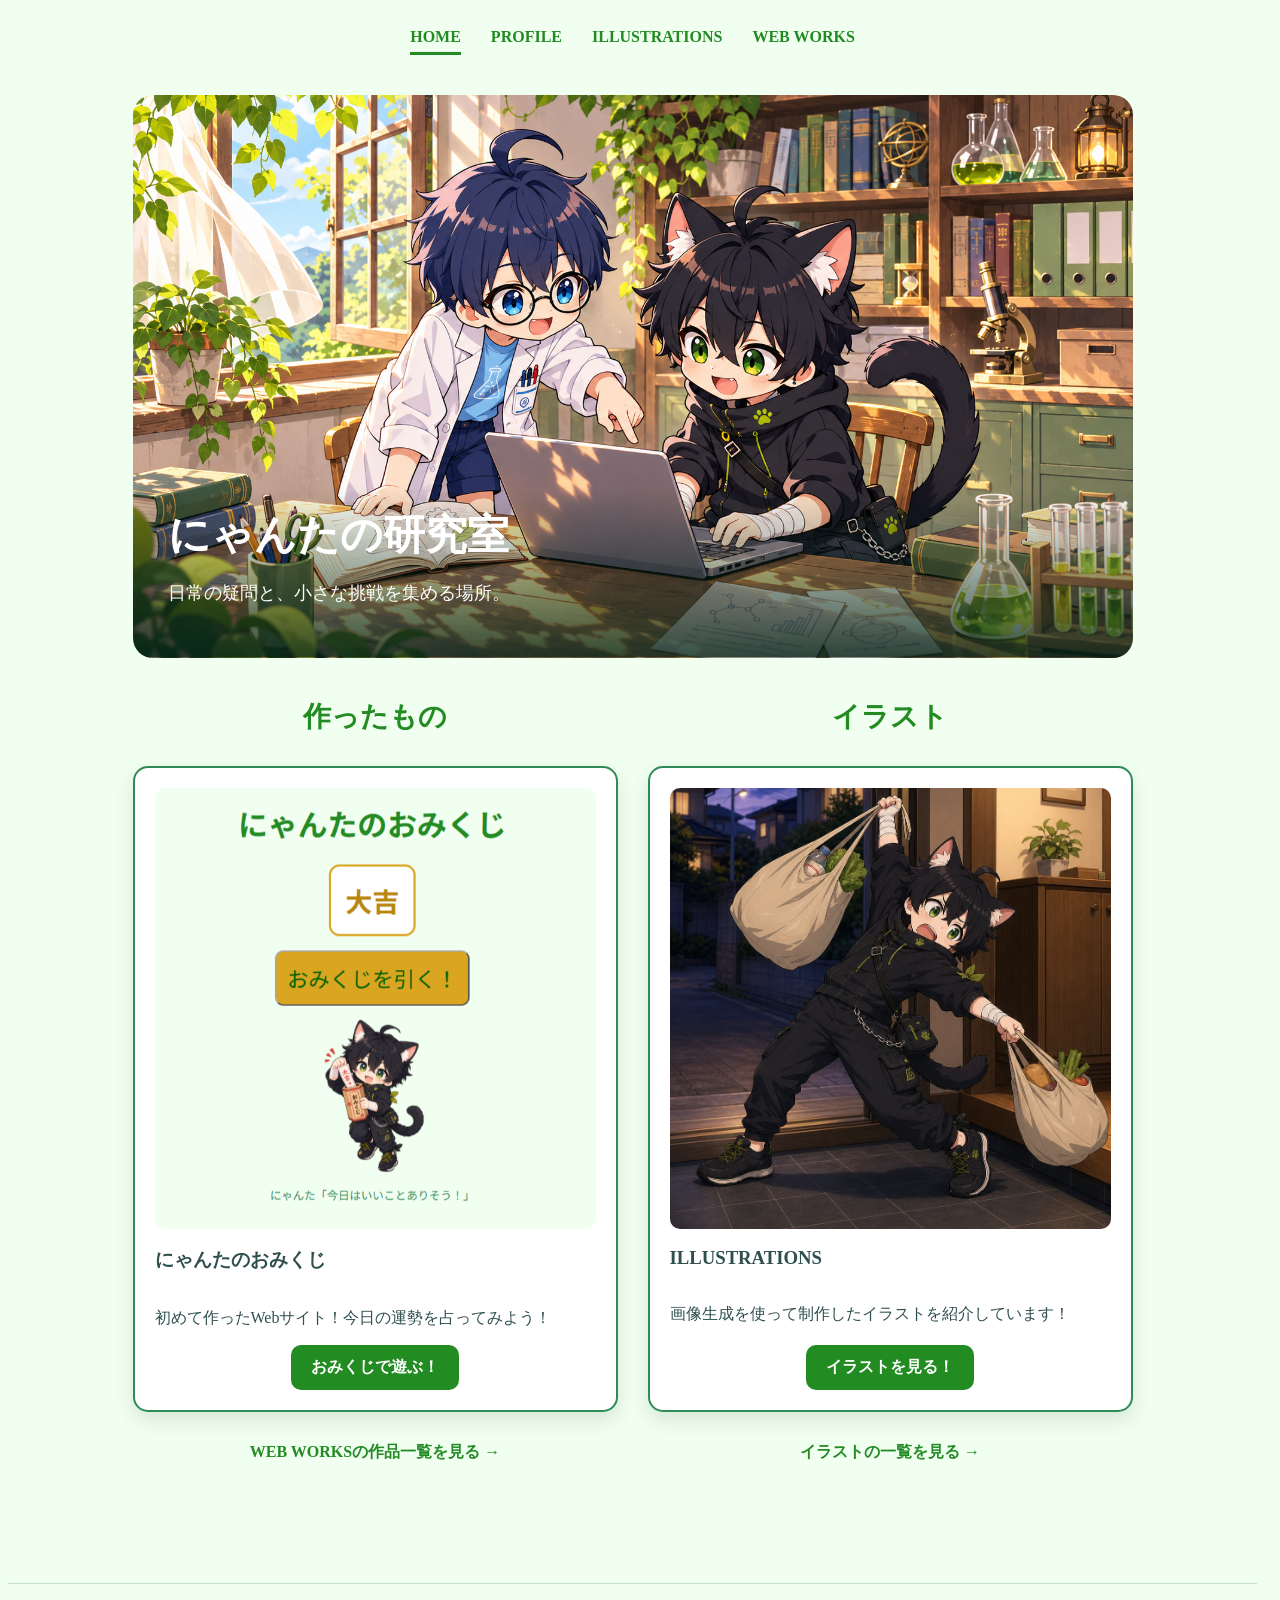
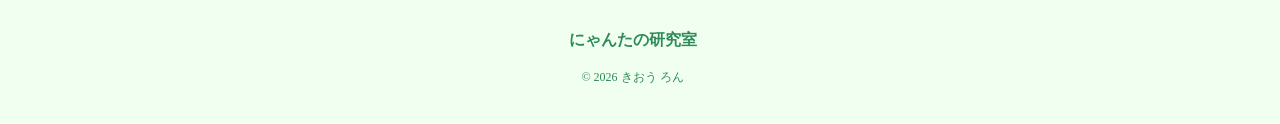
<file: index.html>
<!DOCTYPE html>
<html lang="ja">
<head>
    <meta charset="UTF-8">
    <meta name="viewport" content="width=device-width, initial-scale=1.0">
    <title>にゃんたの研究室</title>
    <link rel="stylesheet" href="style.css">
</head>
<body>

<nav class="site-nav">
    <a href="index.html" class="active">HOME</a>
    <a href="profile.html">PROFILE</a>
    <a href="illustrations.html">ILLUSTRATIONS</a>
    <a href="works.html">WEB WORKS</a>
</nav>

<header class="hero">
    <h1>にゃんたの研究室</h1>
    <p class="subtitle">日常の疑問と、小さな挑戦を集める場所。</p>
</header>


<div class="home-grid">

    <section>
        <h2 id="works">作ったもの</h2>

        <div class="work-card">
            <img class="work-image" src="omikuji-preview.png" alt="にゃんたのおみくじ">
            <h3>にゃんたのおみくじ</h3>
            <p>初めて作ったWebサイト！今日の運勢を占ってみよう！</p>
            <a href="https://kiouron.github.io/nyanta-omikuji/">
                おみくじで遊ぶ！
            </a>
        </div>

        <p class="more-works">
            <a href="works.html">WEB WORKSの作品一覧を見る →</a>
        </p>
    </section>

    <section>
        <h2>イラスト</h2>

        <div class="work-card">
            <img class="work-image" src="gallery-01.png" alt="制作イラスト">
            <h3>ILLUSTRATIONS</h3>
            <p>画像生成を使って制作したイラストを紹介しています！</p>
            <a href="illustrations.html">
                イラストを見る！
            </a>
        </div>
        
<p class="more-works">
    <a href="illustrations.html">イラストの一覧を見る →</a>
</p>

    </section>

</div>

<footer class="site-footer">
    <p>にゃんたの研究室</p>
    <small>© 2026 きおう ろん</small>
</footer>

</body>
</html>
</file>
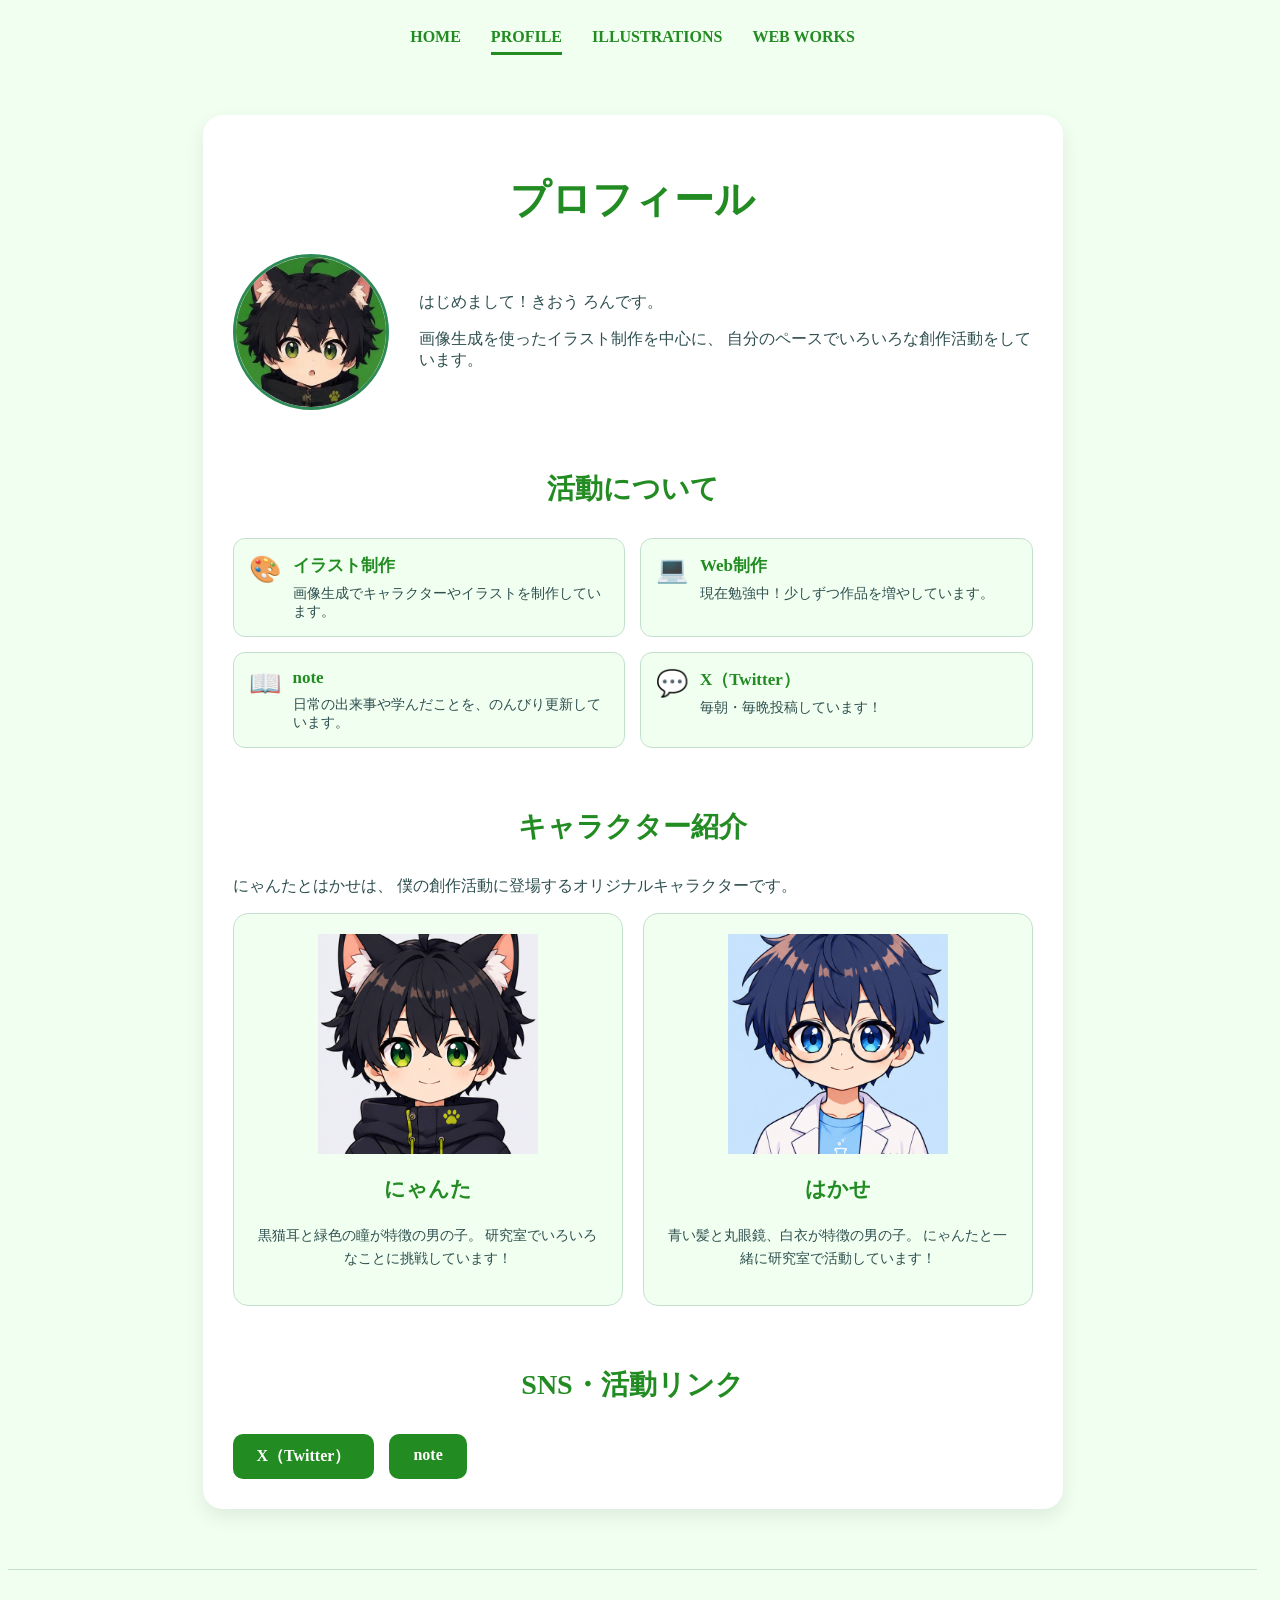
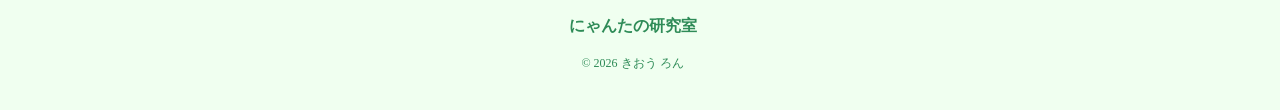
<file: profile.html>
<!DOCTYPE html>
<html lang="ja">
<head>
    <meta charset="UTF-8">
    <meta name="viewport" content="width=device-width, initial-scale=1.0">
    <title>プロフィール | にゃんたの研究室</title>
    <link rel="stylesheet" href="style.css">
</head>
<body>
    <nav class="site-nav">
        <a href="index.html">HOME</a>
        <a href="profile.html" class="active">PROFILE</a>
        <a href="illustrations.html">ILLUSTRATIONS</a>
        <a href="works.html">WEB WORKS</a>
    </nav>
    
<main class="profile-content">
    <h1>プロフィール</h1>

<div class="profile-intro">
    <img class="profile-icon" src="profile-icon.png" alt="きおう ろんのプロフィールアイコン">

    <div>
        <p>はじめまして！きおう ろんです。</p>
        <p>
            画像生成を使ったイラスト制作を中心に、
            自分のペースでいろいろな創作活動をしています。
        </p>
    </div>
</div>

    <h2>活動について</h2>


<div class="activity-list">

    <div class="activity-card">
        <span>🎨</span>
        <div>
            <h3>イラスト制作</h3>
            <p>画像生成でキャラクターやイラストを制作しています。</p>
        </div>
    </div>

    <div class="activity-card">
        <span>💻</span>
        <div>
            <h3>Web制作</h3>
            <p>現在勉強中！少しずつ作品を増やしています。</p>
        </div>
    </div>

    <div class="activity-card">
        <span>📖</span>
        <div>
            <h3>note</h3>
            <p>日常の出来事や学んだことを、のんびり更新しています。</p>
        </div>
    </div>

    <div class="activity-card">
        <span>💬</span>
        <div>
            <h3>X（Twitter）</h3>
            <p>毎朝・毎晩投稿しています！</p>
        </div>
    </div>

</div>

    <h2>キャラクター紹介</h2>

<p>
    にゃんたとはかせは、
    僕の創作活動に登場するオリジナルキャラクターです。
</p>

<div class="character-grid">

    <div class="character-card">
        <img src="character-nyanta.png" alt="にゃんた">

        <h3>にゃんた</h3>
        <p>
            黒猫耳と緑色の瞳が特徴の男の子。
            研究室でいろいろなことに挑戦しています！
        </p>
    </div>

    <div class="character-card">
        <img src="character-hakase.png" alt="はかせ">

        <h3>はかせ</h3>
        <p>
            青い髪と丸眼鏡、白衣が特徴の男の子。
            にゃんたと一緒に研究室で活動しています！
        </p>
    </div>

</div>

    <h2>SNS・活動リンク</h2>

<div class="social-links">
    <a href="https://x.com/mksb911">X（Twitter）</a>
    <a href="https://note.com/xdh0002">note</a>
</div>

</main>

<footer class="site-footer">
    <p>にゃんたの研究室</p>
    <small>© 2026 きおう ろん</small>
</footer>

</body>
</html>
</file>
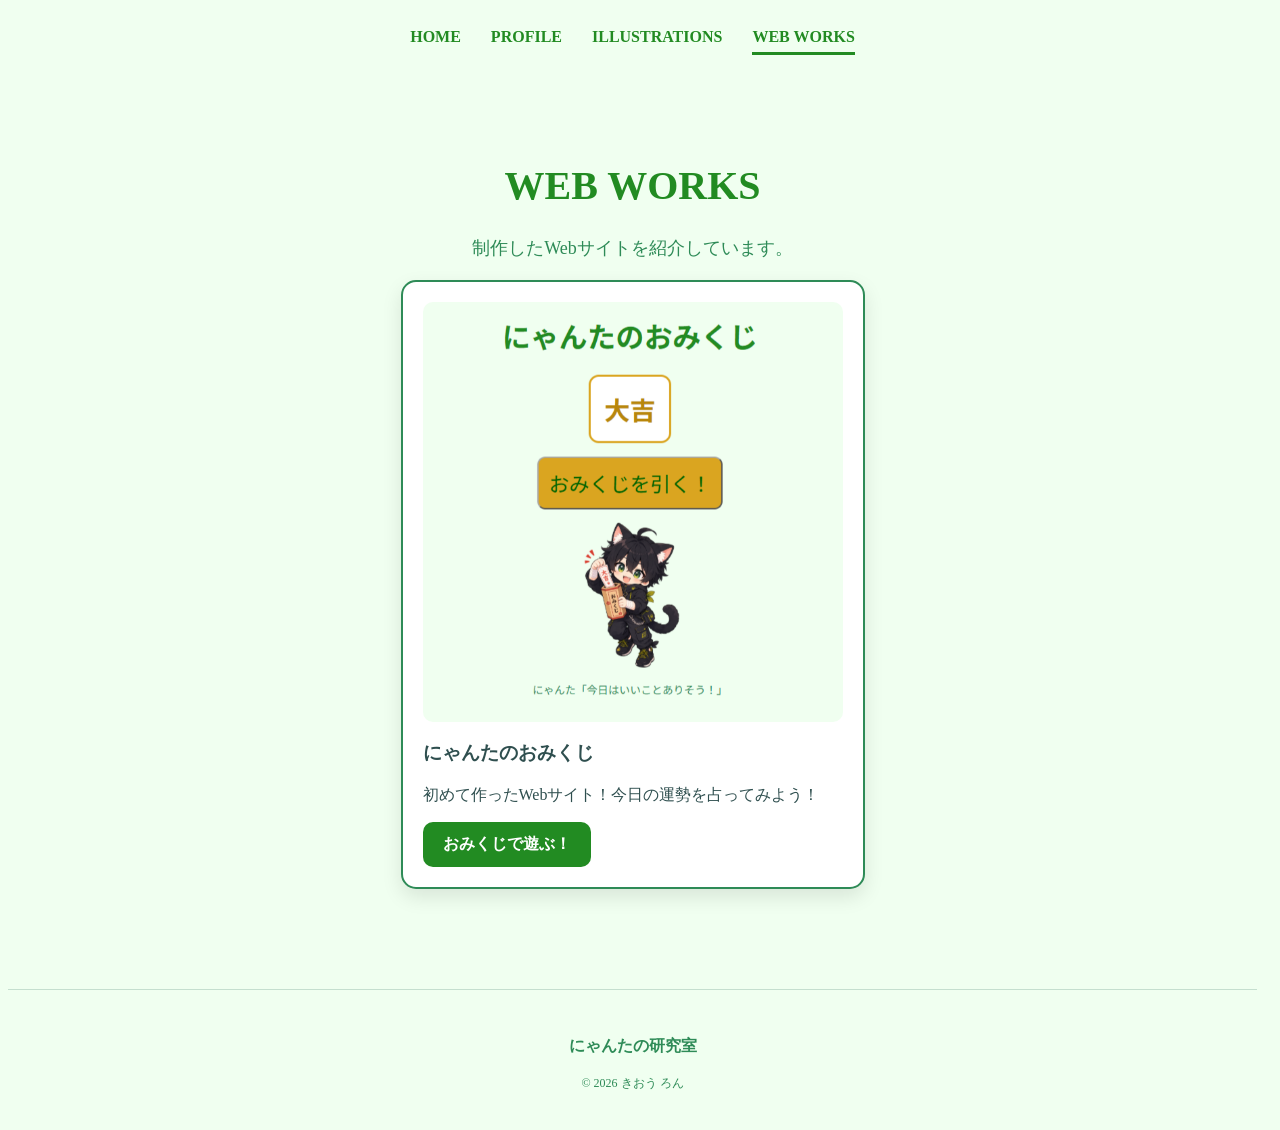
<file: works.html>
<!DOCTYPE html>
<html lang="ja">
<head>
    <meta charset="UTF-8">
    <meta name="viewport" content="width=device-width, initial-scale=1.0">
    <title>Web作品 | にゃんたの研究室</title>
    <link rel="stylesheet" href="style.css">
</head>
<body>
    <nav class="site-nav">
        <a href="index.html">HOME</a>
        <a href="profile.html">PROFILE</a>
        <a href="illustrations.html">ILLUSTRATIONS</a>
        <a href="works.html" class="active">WEB WORKS</a>
    </nav>

    <main class="gallery-content">
        <h1>WEB WORKS</h1>
        <p class="subtitle">制作したWebサイトを紹介しています。</p>

        <div class="work-card">
            <img class="work-image" src="omikuji-preview.png" alt="にゃんたのおみくじ">

            <h3>にゃんたのおみくじ</h3>
            <p>初めて作ったWebサイト！今日の運勢を占ってみよう！</p>

            <a href="https://kiouron.github.io/nyanta-omikuji/">
                おみくじで遊ぶ！
            </a>
        </div>
    </main>
    
<footer class="site-footer">
    <p>にゃんたの研究室</p>
    <small>© 2026 きおう ろん</small>
</footer>

</body>
</html>
</file>
<file: style.css>
html {
    scrollbar-gutter: stable;
}

body {
    background-color: honeydew;
    color: darkslategray;
}

h1 {
    text-align: center;
    color: forestgreen;
    font-size: 40px;
}

.subtitle {
    text-align: center;
    font-size: 18px;
    color: seagreen;
}

.work-card {
    background-color: white;
    border: 2px solid seagreen;
    border-radius: 15px;
    padding: 20px;
    max-width: 420px;
    margin: 20px auto;
    box-shadow: 0 8px 20px rgba(0, 0, 0, 0.1);
}

.work-image {
    width: 100%;
    aspect-ratio: 1 / 1;
    object-fit: cover;
    border-radius: 10px;
    display: block;
}

h2 {
    text-align: center;
    margin-top: 60px;
    margin-bottom: 30px;
    font-size: 28px;
    color: forestgreen;
}

.hero {
    background-image:
        linear-gradient(to top, rgba(0, 35, 25, 0.8), transparent 30%),
        url("hero-nyanta-lab.png");

    background-size: cover;
    background-position: center bottom;

    width: calc(100% - 40px);
    max-width: 1000px;
    aspect-ratio: 16 / 9;


    margin: 20px auto;
    padding: 35px;
    border-radius: 20px;

    display: flex;
    flex-direction: column;
    justify-content: flex-end;
    box-sizing: border-box;
}

.hero h1 {
    color: white;
    text-align: left;
    margin: 0;
    font-size: 42px;
}

.hero .subtitle {
    color: white;
    text-align: left;
}

.work-card a {
    display: inline-block;
    background-color: forestgreen;
    color: white;
    padding: 12px 20px;
    border-radius: 10px;
    text-decoration: none;
    font-weight: bold;
}

.site-nav {
    display: flex;
    justify-content: center;
    gap: 30px;
    padding: 20px;
}

.site-nav a {
    color: forestgreen;
    text-decoration: none;
    font-weight: bold;
}

.profile-content {
    background-color: white;
    max-width: 800px;
    margin: 40px auto;
    padding: 30px;
    border-radius: 20px;
    box-shadow: 0 8px 20px rgba(0, 0, 0, 0.08);
}

.social-links {
    display: flex;
    gap: 15px;
    flex-wrap: wrap;
}

.social-links a {
    background-color: forestgreen;
    color: white;
    padding: 12px 24px;
    border-radius: 10px;
    text-decoration: none;
    font-weight: bold;
}

.profile-icon {
    width: 150px;
    height: 150px;
    object-fit: cover;
    border-radius: 50%;
    display: block;
    margin: 20px auto;
    border: 3px solid seagreen;
}

.profile-intro {
    display: flex;
    align-items: center;
    gap: 30px;
}

.profile-intro .profile-icon {
    margin: 0;
    flex-shrink: 0;
}

.profile-intro h2 {
    text-align: left;
    margin: 0 0 15px;
}

@media (max-width: 600px) {
    .profile-intro {
        flex-direction: column;
        text-align: center;
    }

    .profile-intro h2 {
        text-align: center;
    }
}

.gallery-content {
    max-width: 1000px;
    margin: 40px auto;
    padding: 20px;
}

.gallery-grid {
    display: grid;
    grid-template-columns: repeat(3, 1fr);
    gap: 20px;
    margin-top: 40px;
}

.gallery-grid img {
    width: 100%;
    aspect-ratio: 1 / 1;
    object-fit: cover;
    border-radius: 15px;
}
.gallery-grid img {
    width: 100%;
    aspect-ratio: 1 / 1;
    object-fit: cover;
    border-radius: 15px;
    cursor: pointer;
}

.lightbox {
    display: none;
    position: fixed;
    inset: 0;
    background-color: rgba(0, 0, 0, 0.85);
    justify-content: center;
    align-items: center;
    z-index: 1000;
    padding: 20px;
}

.lightbox-image {
    max-width: 90%;
    max-height: 90%;
    border-radius: 12px;
    box-shadow: 0 10px 30px rgba(0, 0, 0, 0.4);
}

.close-button {
    position: absolute;
    top: 20px;
    right: 30px;
    color: white;
    font-size: 40px;
    font-weight: bold;
    cursor: pointer;
}

.lightbox-image {
    animation: image-appear 0.3s ease-out;
}

@keyframes image-appear {
    from {
        opacity: 0;
        transform: scale(0.9);
    }

    to {
        opacity: 1;
        transform: scale(1);
    }
}

@media (max-width: 600px) {
    .gallery-grid {
        grid-template-columns: repeat(2, 1fr);
        gap: 10px;
    }
}

@media (max-width: 600px) {
    .site-nav {
        flex-wrap: wrap;
        gap: 12px 18px;
        padding: 15px 10px;
    }

    .site-nav a {
        font-size: 13px;
    }
}

.more-works {
    text-align: center;
    margin: 30px 0 60px;
}

.more-works a {
    color: forestgreen;
    font-weight: bold;
    text-decoration: none;
}

.home-grid {
    display: grid;
    grid-template-columns: repeat(2, minmax(0, 1fr));
    gap: 30px;
    max-width: 1000px;
    margin: 40px auto;
    padding: 0 20px;
}

.home-grid .work-card {
    max-width: none;
    margin: 0;
}

.home-grid h2 {
    margin-top: 0;
}

@media (max-width: 700px) {
    .home-grid {
        grid-template-columns: 1fr;
    }
}

.home-grid section {
    display: flex;
    flex-direction: column;
}

.home-grid .work-card {
    display: flex;
    flex-direction: column;
    flex: 1;
}

.home-grid .work-card a {
    margin-top: auto;
    align-self: center;
}

.site-nav a {
    border-bottom: 3px solid transparent;
    padding-bottom: 6px;
}

.site-nav a.active {
    border-bottom-color: forestgreen;
}

.site-footer {
    text-align: center;
    padding: 30px 20px;
    margin-top: 60px;
    border-top: 1px solid #c5dfcf;
    color: seagreen;
}

.site-footer p {
    font-weight: bold;
}

.site-footer small {
    font-size: 12px;
}

.site-nav a {
    transition: color 0.2s ease, border-bottom-color 0.2s ease;
}

.site-nav a:hover {
    color: seagreen;
    border-bottom-color: mediumseagreen;
}

@media (max-width: 600px) {
    .hero {
        aspect-ratio: 4 / 3;
        padding: 16px;
        background-position: center center;
    }

    .hero h1 {
        font-size: 24px;
        line-height: 1.25;
    }

    .hero .subtitle {
        font-size: 12px;
        line-height: 1.5;
        margin: 8px 0 0;
    }
}

@media (max-width: 600px) {
    .site-nav {
        display: grid;
        grid-template-columns: repeat(2, minmax(0, 1fr));
        gap: 12px 8px;
        max-width: 360px;
        margin: 0 auto;
    }

    .site-nav a {
        text-align: center;
    }
}

@media (max-width: 600px) {
    .profile-content {
        margin: 20px 12px;
        padding: 24px 18px;
    }

    .profile-content h1 {
        font-size: 30px;
    }

    .profile-content h2 {
        font-size: 24px;
        margin-top: 35px;
        margin-bottom: 20px;
    }

    .profile-content p {
        line-height: 1.8;
    }
}

.activity-list {
    display: grid;
    grid-template-columns: repeat(2, minmax(0, 1fr));
    gap: 15px;
}

.activity-card {
    display: flex;
    align-items: flex-start;
    gap: 12px;
    background-color: #f0fff0;
    border: 1px solid #c5dfcf;
    border-radius: 12px;
    padding: 15px;
}

.activity-card span {
    font-size: 26px;
}

.activity-card h3 {
    color: forestgreen;
    font-size: 17px;
    margin: 0 0 8px;
}

.activity-card p {
    margin: 0;
    font-size: 14px;
}

@media (max-width: 600px) {
    .activity-list {
        grid-template-columns: 1fr;
    }
}

.character-grid {
    display: grid;
    grid-template-columns: repeat(2, minmax(0, 1fr));
    gap: 20px;
}

.character-card {
    background-color: #f0fff0;
    border: 1px solid #c5dfcf;
    border-radius: 15px;
    padding: 20px;
    text-align: center;
}

.character-card img {
    width: 100%;
    max-width: 220px;
    aspect-ratio: 1 / 1;
    object-fit: contain;
    display: block;
    margin: 0 auto 15px;
}

.character-card h3 {
    color: forestgreen;
    font-size: 21px;
}

.character-card p {
    font-size: 14px;
    line-height: 1.7;
}

@media (max-width: 600px) {
    .character-grid {
        grid-template-columns: 1fr;
    }
}
</file>
